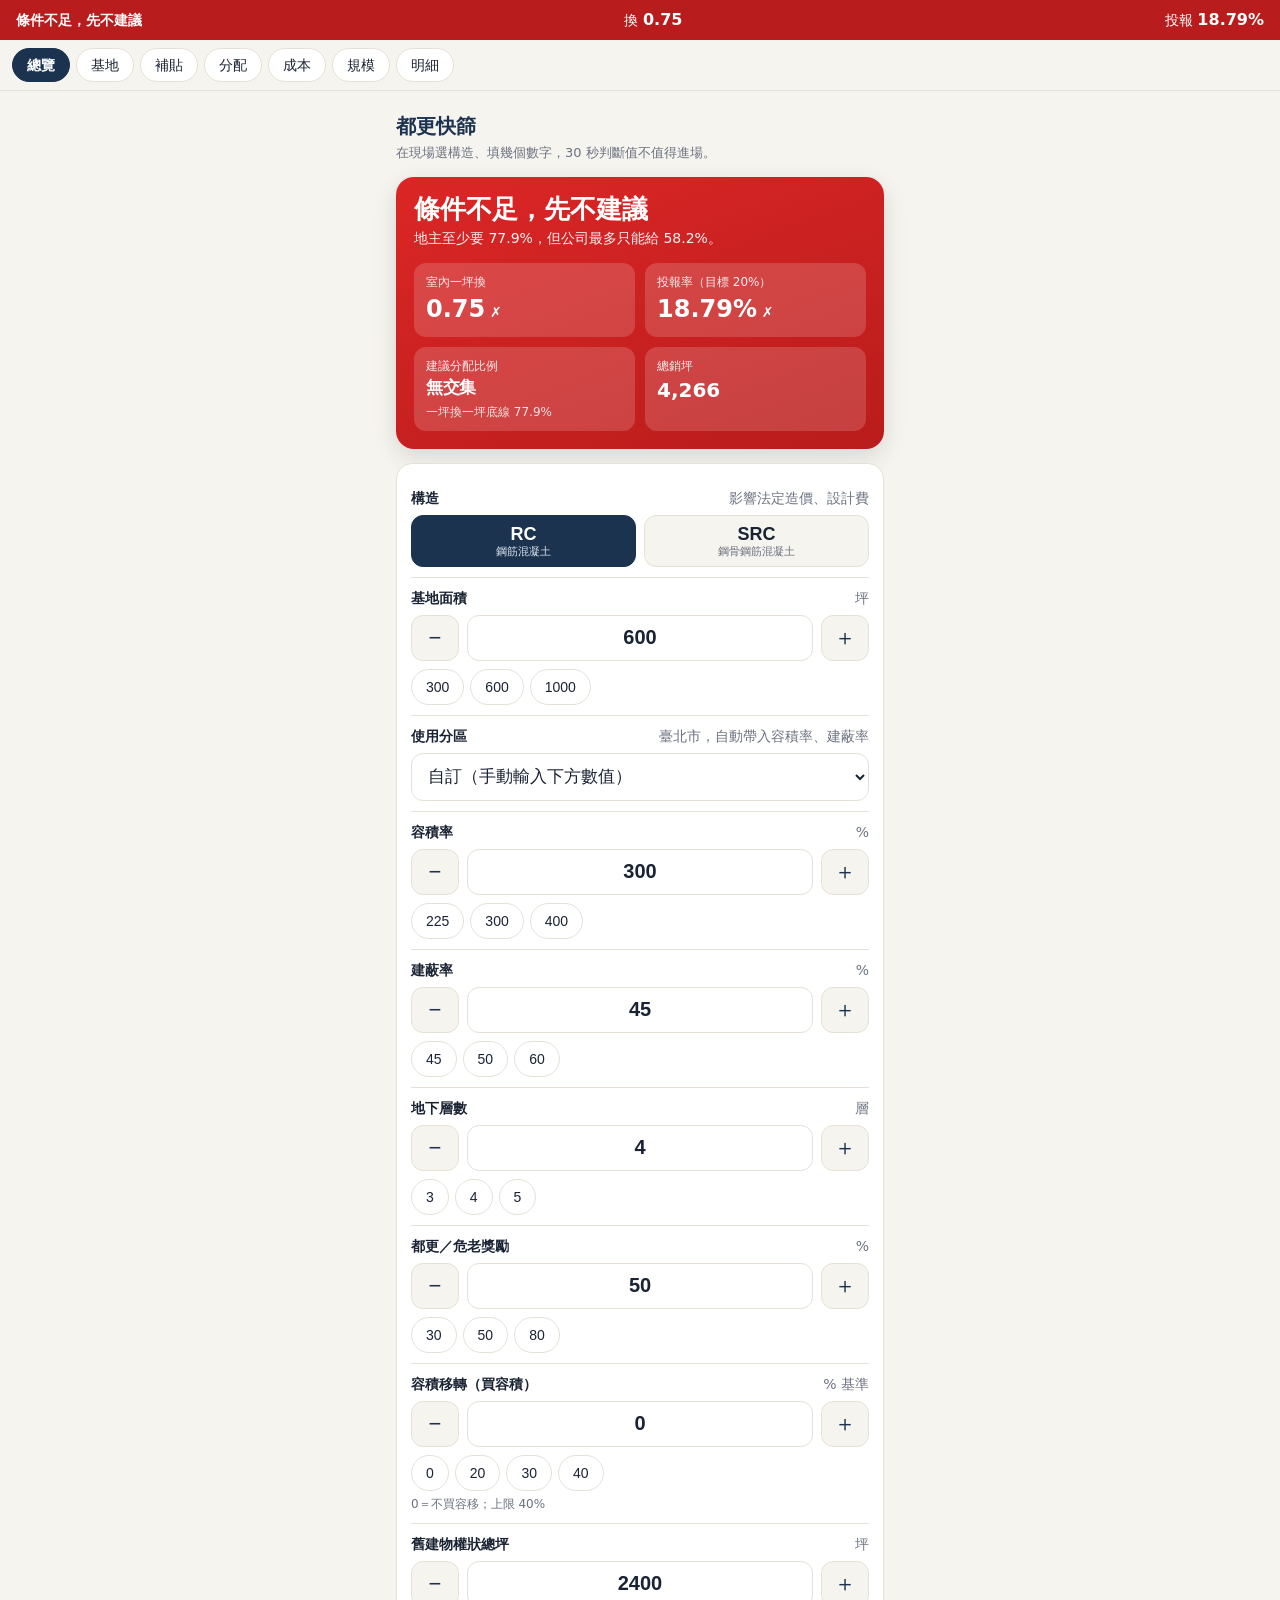
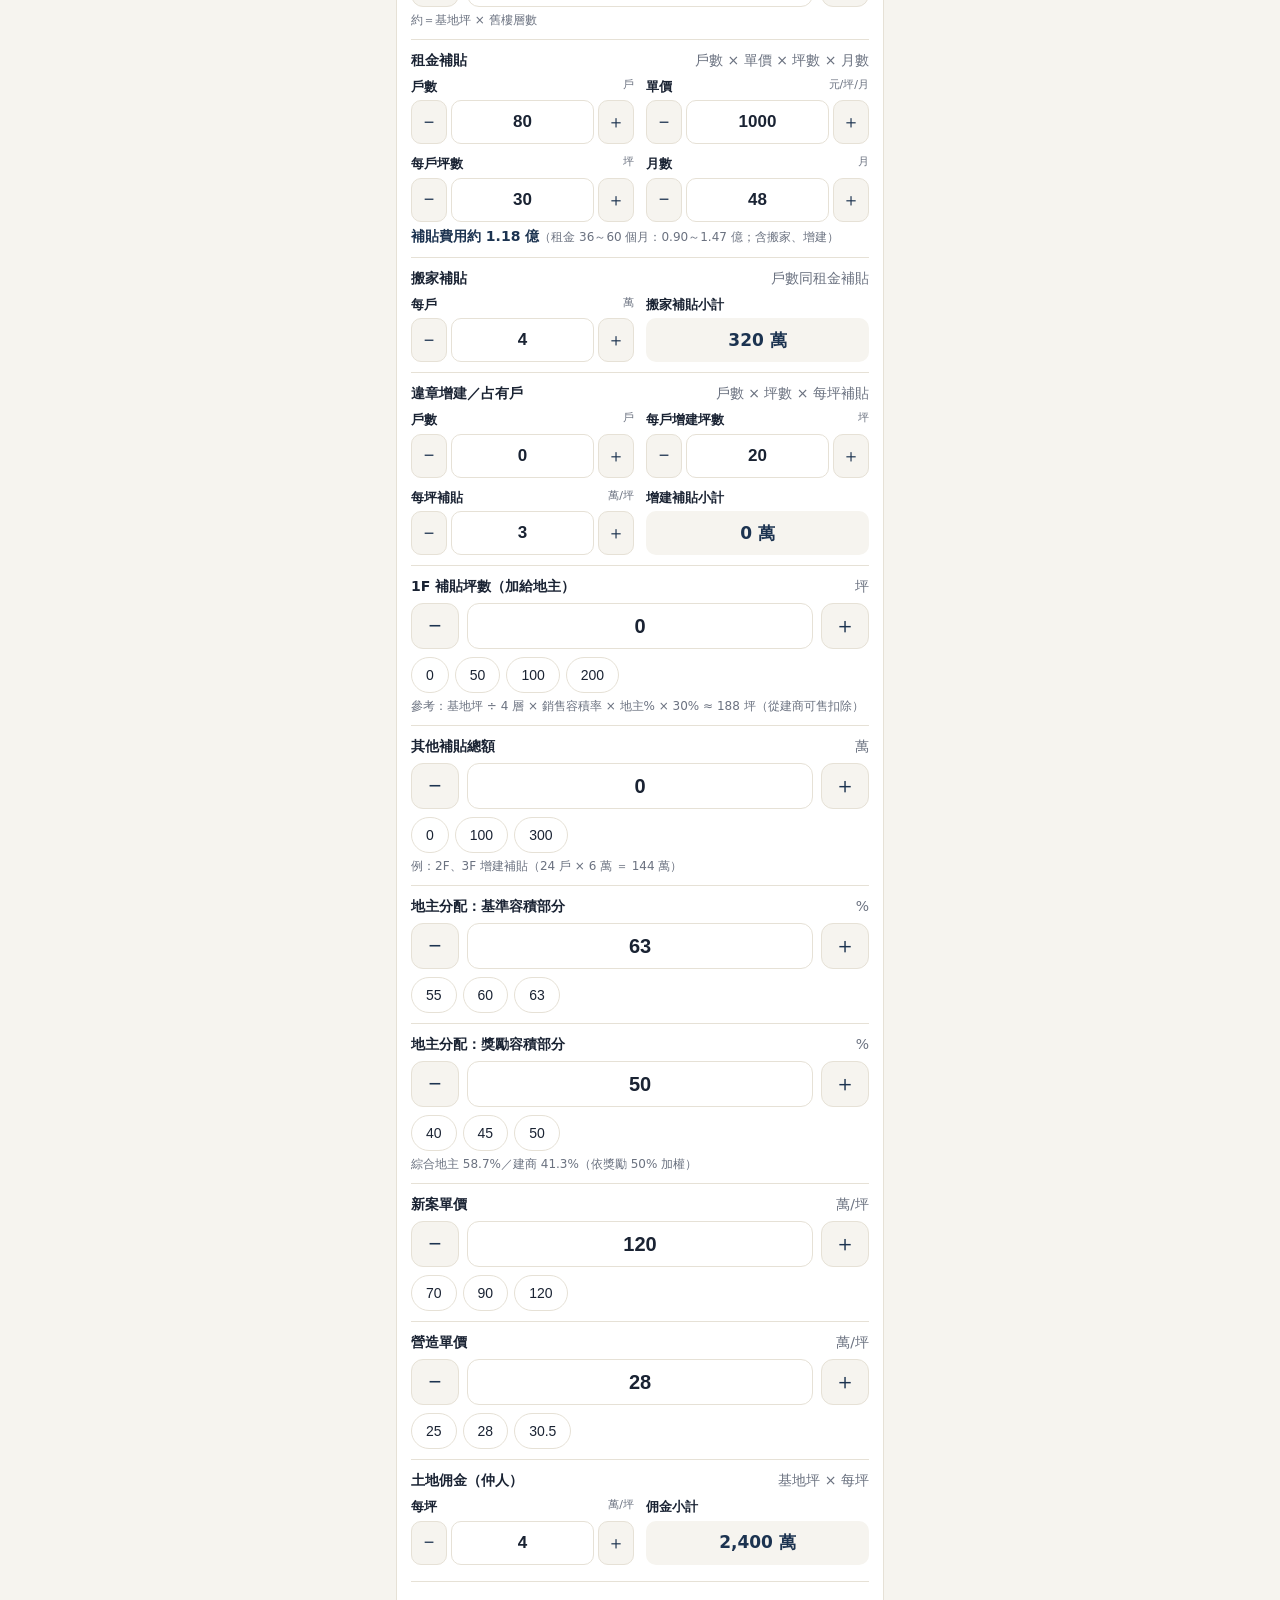
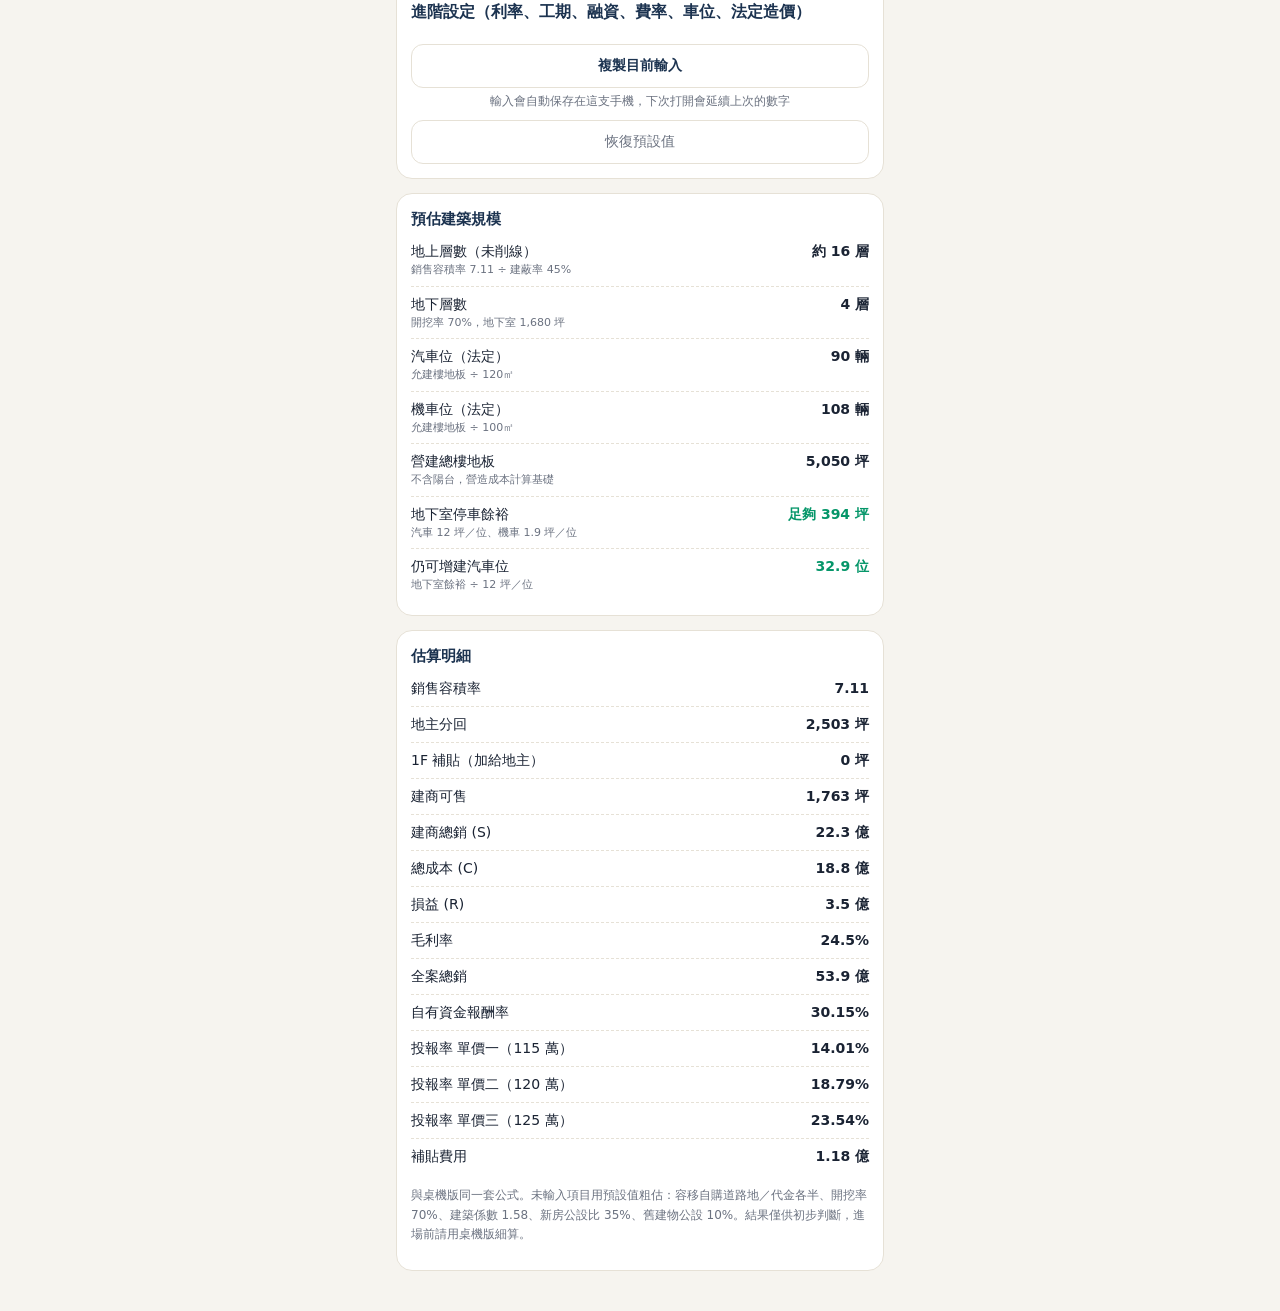
<file: quick/index.html>
<!DOCTYPE html>
<html lang="zh-Hant-TW"><head><meta charset="utf-8">
<meta name="viewport" content="width=device-width,initial-scale=1">
<title>都更快篩</title>
<link rel="apple-touch-icon" href="icon-180.png"><link rel="icon" href="icon-192.png"><link rel="manifest" href="manifest.webmanifest">
<meta name="theme-color" content="#1c3350"><meta name="apple-mobile-web-app-title" content="都更快篩"><meta name="apple-mobile-web-app-capable" content="yes">
<style>
/* VOICE 冷靜、像估價單；IDEA 口袋裡的開發判斷卡；PICTURE 頂端大型判斷燈號卡；COLOUR 白底、深藍主色、綠紅燈號；TYPE Noto Sans TC 四級字；LAYOUT 單欄手機優先 */
:root{color-scheme:light dark;--bg:light-dark(#f6f4ef,#0f1622);--card:light-dark(#fff,#18212f);--ink:light-dark(#1a2333,#e9edf3);--mute:light-dark(#6b7280,#9aa4b2);--line:light-dark(#e6e1d6,#2a3445);--navy:light-dark(#1c3350,#9fb8d9);--go:#059669;--mid:#d97706;--no:#dc2626}
:root[data-theme=light]{color-scheme:light}:root[data-theme=dark]{color-scheme:dark}
*{box-sizing:border-box;min-width:0}
body{margin:0;background:var(--bg);color:var(--ink);font:16px/1.5 "Noto Sans TC","PingFang TC","Microsoft JhengHei",system-ui,sans-serif;overflow-x:clip}
.wrap{max-width:520px;margin:0 auto;padding:16px 16px 40px}
h1{font-size:20px;margin:4px 0 2px;color:var(--navy)}
.sub{color:var(--mute);font-size:13px;margin:0 0 14px}
.verdict{border-radius:18px;padding:18px;color:#fff;box-shadow:0 8px 24px rgb(0 0 0/.12);transition:background .3s}
.verdict.go{background:linear-gradient(160deg,#059669,#047857)}.verdict.mid{background:linear-gradient(160deg,#d97706,#b45309)}.verdict.no{background:linear-gradient(160deg,#dc2626,#b91c1c)}
#vt{font-size:26px;font-weight:800;line-height:1.15}#vs{font-size:14px;opacity:.95;margin-top:4px}
.metrics{display:grid;grid-template-columns:1fr 1fr;gap:10px;margin-top:14px}
.metric{background:rgb(255 255 255/.16);border-radius:12px;padding:10px 12px}
.metric small{display:block;font-size:12px;opacity:.9}.metric b{font-size:24px;font-variant-numeric:tabular-nums}
.metric.bad b::after{content:" ✗";font-size:14px}.metric.ok b::after{content:" ✓";font-size:14px}
.card{background:var(--card);border:1px solid var(--line);border-radius:16px;padding:14px;margin-top:14px}
.field{padding:10px 0;border-bottom:1px solid var(--line)}.field:last-child{border:0}
.field label{display:flex;justify-content:space-between;font-size:14px;font-weight:600;margin-bottom:6px}.field label span{color:var(--mute);font-weight:400}
.stepper{display:grid;grid-template-columns:48px 1fr 48px;gap:8px}
.stepper button{height:46px;border-radius:12px;border:1px solid var(--line);background:var(--bg);color:var(--navy);font-size:22px;cursor:pointer}
.stepper input{height:46px;border-radius:12px;border:1px solid var(--line);background:var(--card);color:var(--ink);text-align:center;font-size:20px;font-weight:700;font-variant-numeric:tabular-nums}
.stepper input:focus,button:focus-visible{outline:2px solid var(--navy);outline-offset:1px}
.chips{display:flex;gap:6px;margin-top:8px;flex-wrap:wrap}.chips button{min-height:36px;padding:0 14px;border-radius:999px;border:1px solid var(--line);background:var(--card);color:var(--ink);font-size:14px;cursor:pointer}
.seg{display:grid;grid-template-columns:1fr 1fr;gap:8px}.seg button{min-height:52px;border-radius:12px;border:1px solid var(--line);background:var(--bg);color:var(--ink);font-size:18px;font-weight:700;cursor:pointer;line-height:1.1}.seg button small{display:block;font-size:11px;font-weight:400;color:var(--mute)}.seg button.on{background:var(--navy);color:light-dark(#fff,#0f1622);border-color:var(--navy)}.seg button.on small{color:light-dark(#dbe4f0,#1c3350)}
.adv{margin-top:6px;border-top:1px solid var(--line);padding-top:8px}.adv summary{min-height:44px;display:flex;align-items:center;font-weight:700;color:var(--navy);cursor:pointer}
.zsel{width:100%;height:48px;border-radius:12px;border:1px solid var(--line);background:var(--card);color:var(--ink);font-size:17px;padding:0 12px}
.cgrid{display:grid;grid-template-columns:1fr 1fr;gap:10px 12px}
.cf label{display:flex;justify-content:space-between;font-size:13px;font-weight:600;margin-bottom:4px}.cf label span{color:var(--mute);font-weight:400;font-size:11px}
.cstep{display:grid;grid-template-columns:36px 1fr 36px;gap:4px}
.cstep button{height:44px;border-radius:10px;border:1px solid var(--line);background:var(--bg);color:var(--navy);font-size:18px;cursor:pointer}
.cstep input{height:44px;border-radius:10px;border:1px solid var(--line);background:var(--card);color:var(--ink);text-align:center;font-size:17px;font-weight:700;font-variant-numeric:tabular-nums;width:100%}
.csum{height:44px;border-radius:10px;background:var(--bg);display:flex;align-items:center;justify-content:center;font-size:17px;font-weight:700;color:var(--navy);font-variant-numeric:tabular-nums}
.mini:not(.show){display:none}
.secnav{display:flex;gap:6px;overflow-x:auto;padding:8px 12px;border-bottom:1px solid var(--line);scrollbar-width:none;background:var(--bg)}.secnav::-webkit-scrollbar{display:none}
.secnav a{flex:none;min-height:34px;display:flex;align-items:center;padding:0 14px;border-radius:999px;border:1px solid var(--line);color:var(--ink);text-decoration:none;font-size:14px;background:var(--card)}
.secnav a.on{background:var(--navy);border-color:var(--navy);color:light-dark(#fff,#0f1622);font-weight:700}
[id^=sec-],#verdict{scroll-margin-top:100px}
.hint b{color:var(--navy);font-size:14px}
.hint{font-size:12px;color:var(--mute);margin-top:4px}
.row{display:flex;justify-content:space-between;padding:7px 0;border-bottom:1px dashed var(--line);font-size:14px}.row:last-child{border:0}.row small{display:block;font-size:11px;color:var(--mute)}.row b{font-variant-numeric:tabular-nums}
h2{font-size:15px;margin:0 0 4px;color:var(--navy)}
.note{font-size:12px;color:var(--mute);margin-top:12px;line-height:1.6}
.reset{margin-top:10px;width:100%;min-height:44px;border-radius:12px;border:1px solid var(--line);background:transparent;color:var(--mute);font-size:14px;cursor:pointer}
.topbar{position:sticky;top:0;z-index:6;background:var(--bg)}
.mini{display:flex;justify-content:space-between;gap:8px;align-items:center;padding:8px 16px;color:#fff;font-size:14px}
.mini.show{transform:none;opacity:1;display:flex}.mini.go{background:#047857}.mini.mid{background:#b45309}.mini.no{background:#b91c1c}.mini b{font-size:16px}#mi-v{font-weight:700}
@media(prefers-reduced-motion:reduce){.verdict{transition:none}}
</style></head><body>
<div class="topbar"><div id="mini" class="mini"><span id="mi-v">—</span><span>換 <b id="mi-s">—</b></span><span>投報 <b id="mi-r">—</b></span></div>
<nav id="secnav" class="secnav">
<a href="#verdict" data-s="verdict">總覽</a><a href="#sec-site" data-s="sec-site">基地</a><a href="#sec-sub" data-s="sec-sub">補貼</a><a href="#sec-ratio" data-s="sec-ratio">分配</a><a href="#sec-cost" data-s="sec-cost">成本</a><a href="#sec-scale" data-s="sec-scale">規模</a><a href="#sec-detail" data-s="sec-detail">明細</a>
</nav></div>
<div class="wrap">
  <h1>都更快篩</h1>
  <p class="sub">在現場選構造、填幾個數字，30 秒判斷值不值得進場。</p>
  <section id="verdict" class="verdict">
    <div id="vt">—</div><div id="vs"></div>
    <div class="metrics">
      <div class="metric"><small>室內一坪換</small><b id="m-swap">—</b></div>
      <div class="metric"><small>投報率（目標 20%）</small><b id="m-roi">—</b></div>
      <div class="metric"><small>建議分配比例</small><b id="m-sweet" style="font-size:17px;white-space:nowrap;letter-spacing:-.3px">—</b><small id="m-floor" style="margin-top:2px;opacity:.85"></small></div>
      <div class="metric"><small>總銷坪</small><b id="m-sales" style="font-size:20px">—</b></div>
    </div>
  </section>
  <section class="card" id="sec-site"><div class="field"><label>構造<span>影響法定造價、設計費</span></label><div id="struct" class="seg"></div></div><div id="fields"></div><details class="adv"><summary>進階設定（利率、工期、融資、費率、車位、法定造價）</summary><div id="adv"></div><button id="saveDef" class="reset" type="button" style="color:var(--navy);font-weight:700">把目前進階設定存成我的預設</button></details><button id="copyIn" class="reset" type="button" style="color:var(--navy);font-weight:700">複製目前輸入</button><p class="hint" style="text-align:center;margin:4px 0 0">輸入會自動保存在這支手機，下次打開會延續上次的數字</p><button id="reset" class="reset" type="button">恢復預設值</button></section>
  <section class="card" id="sec-scale"><h2>預估建築規模</h2><div id="scale"></div></section>
  <section class="card" id="sec-detail"><h2>估算明細</h2><div id="detail"></div>
    <p class="note">與桌機版同一套公式。未輸入項目用預設值粗估：容移自購道路地／代金各半、開挖率 70%、建築係數 1.58、新房公設比 35%、舊建物公設 10%。結果僅供初步判斷，進場前請用桌機版細算。</p>
  </section>
</div>
<script>(()=>{var gt=n=>n.map(([s,i,a,c])=>({struct:s,min:i,max:a,price:c}));var X=[{id:"tp-114-08",name:"114\u5E748\u670820\u65E5\u751F\u6548\uFF08\u8ABF\u9AD84.33%\uFF09",rows:gt([["RB",1,99,8350],["RC",1,5,9660],["RC",6,8,12550],["RC",9,12,14440],["RC",13,15,17320],["RC",16,20,18180],["RC",21,25,19120],["RC",26,30,20070],["RC",31,999,21050],["SRC",1,10,17900],["SRC",11,15,18810],["SRC",16,20,19730],["SRC",21,25,20740],["SRC",26,30,21780],["SRC",31,35,22870],["SRC",36,999,24010],["SC",1,10,21950],["SC",11,15,23050],["SC",16,20,24210],["SC",21,25,25410],["SC",26,30,26680],["SC",31,35,28040],["SC",36,999,29430]])},{id:"tp-112-12",name:"112\u5E7412\u670811\u65E5\u5BE6\u65BD",rows:gt([["RB",1,99,8010],["RC",1,5,9260],["RC",6,8,12030],["RC",9,12,13850],["RC",13,15,16610],["RC",16,20,17430],["RC",21,25,18330],["RC",26,30,19240],["RC",31,999,20180],["SRC",1,10,17160],["SRC",11,15,18030],["SRC",16,20,18920],["SRC",21,25,19880],["SRC",26,30,20880],["SRC",31,35,21930],["SRC",36,999,23020],["SC",1,10,21040],["SC",11,15,22100],["SC",16,20,23210],["SC",21,25,24360],["SC",26,30,25580],["SC",31,35,26880],["SC",36,999,28210]])}];function tt(n,s,i){if(!n)return 0;let a=n.rows.find(c=>c.struct===s&&i>=c.min&&i<=c.max);return a?a.price:0}var I=.3025,o=(n,s=0)=>n===""||n===null||n===void 0||isNaN(+n)?s:+n;function wt(n){let s=(n.parts||[]).filter(a=>o(a.area)>0);if(!s.length)return{far:o(n.far),bcr:o(n.bcr),split:!1};let i=s.reduce((a,c)=>a+o(c.area),0);return{far:s.reduce((a,c)=>a+o(c.area)*o(c.far),0)/i,bcr:s.reduce((a,c)=>a+o(c.area)*o(c.bcr),0)/i,split:!0,partArea:i}}var xt=n=>n.owner==="\u516C"?1:n.owner==="\u516C\u79C1"?o(n.pubPct):0;function Pt(n){let s=n.lots||[],i=0,a=0,c=0,m=0,r=0,t=0,l={};for(let h of s){let y=o(h.area),$=wt(h);i+=y,a+=y*$.far,c+=y*o(h.value),m+=o(h.households),r+=y*xt(h),o(h.floors)>0&&(t+=y/o(h.floors));let F=(h.parts||[]).filter(g=>o(g.area)>0),L=F.length?F.map(g=>({zone:g.zone,area:o(g.area)*(y/$.partArea||1),far:o(g.far)})):[{zone:h.zone,area:y,far:o(h.far)}];for(let g of L){let R=(g.zone||"\u672A\u586B")+"|"+g.far;l[R]=l[R]||{zone:g.zone||"\u672A\u586B",far:g.far,area:0},l[R].area+=g.area}}let d=n.oldBuilding||{},p=i?a/i:0,v=o(n.farOverride,0)>0?o(n.farOverride):p,C=o(d.rightsPing),S=C*(1-o(d.publicRatio,.1));return{area:i,areaPing:i*I,farAuto:p,far:v,avgValue:i?c/i:0,households:m,publicRatio:i?r/i:0,publicArea:r,zoneStats:Object.values(l).sort((h,y)=>y.area-h.area),f1Area:t,f1Ping:t*I,rightsPing:C,oldIndoor:o(d.indoorOverride,0)>0?o(d.indoorOverride):S,indoorAuto:S}}function Ft(n,s){let i=n.area,a=s.area,c=s.far,m=o(i.tdr),r=o(i.urBonus),t=o(i.disaster),l=o(i.otherBonus),d=r+t+l,p=m+d,v=a*c,C=v*m,S=v*(1+p),h=S*o(i.exempt,.15),y=(S+h)*o(i.lobby,5/95),$=S+h+y+o(i.otherArea),F=$*o(i.balcony,.1),L=a*o(i.excav,.7)*o(i.basementFloors,4),g=a*o(i.bcr,.45),R=g*o(i.roofRatio,.125)*o(i.roofFloors,3),O=$+L+R,N=O+F,x=o(i.coef,1.58),M=a*I*c*(1+p)*x,P=c*(1+p)*x,b=$/o(i.carDivisor,120),k=b+o(i.selfCars),D=$/o(i.motorDivisor,100)+o(i.bonusMotors),U=o(i.bcr)?P/o(i.bcr):0;return{A:a,f:c,tdr:m,bonusNonTdr:d,B:p,baseVol:v,tdrVol:C,allowed:S,exempt:h,lobby:y,floorArea:$,balcony:F,basement:L,maxProj:g,roof:R,constrM2:O,constrM2Bal:N,constrPing:O*I,k:x,salesPing:M,salesFar:P,legalCars:b,cars:k,motors:D,estFloors:U}}function Lt(n,s){let i=n.site,a=n.area,c=o(i.roadWidth),m=o(i.setback),r=o(s?.floorsAbove)*o(a.floorHeight,3.3),t=3.6*(c+m),l=5*(c/2+m),d=o(i.aviationLimit);return{h:r,gen:t,ur:l,avi:d,okGen:r<=t,okUr:r<=l,okAvi:d?r<=d:null}}function Et(n){let s=[[300,.08],[1500,.075],[6e3,.0725],[1/0,.07]],i=0,a=0;for(let[c,m]of s)n>a&&(i+=(Math.min(n,c)-a)*m),a=c;return i}function Bt(n){let s=[[1e3,.02],[1e4,.015],[1e5,.005],[1/0,.003]],i=0,a=0;for(let[c,m]of s)n>a&&(i+=(Math.min(n,c)-a)*m),a=c;return i}function Mt(n,s,i){let a=(n.costTables||[]).find(C=>C.id===s.costTableId)||n.costTables?.[0],c=o(s.legalPriceOverride)>0?o(s.legalPriceOverride):tt(a,s.structure,o(s.floorsAbove)),m=c*i.constrM2/1e4,r=Et(m),t=s.design||{},l=m*.007,d=i.constrM2*60/1e4,p=[{key:"struct",name:"\u7D50\u69CB\u8A2D\u8A08\uFF08\u6CD5\u5B9A\u9020\u50F9\xD70.7%\uFF09",amt:l,on:!0,auto:!0},{key:"mep",name:"\u6A5F\u96FB\u8A2D\u8A08\u7C3D\u8B49\uFF08\u6A13\u5730\u677F\u33A1\xD760\u5143\uFF09",amt:d,on:!0,auto:!0},...(t.items||[]).map(C=>({...C,amt:o(C.amt)}))],v=p.filter(C=>C.on).reduce((C,S)=>C+S.amt,0);return{unit:c,autoUnit:tt(a,s.structure,o(s.floorsAbove)),tableName:a?.name,legal:m,arch:r,items:p,related:v,design:r+v,fund:Bt(m)}}function At(n,s){if(n.ratioMode==="A"){let r=o(n.builderShareA,.4);return{L:1-r,g:r,baseL:1-r}}let i=o(n.baseLandowner,.63),a=o(n.bonusLandowner,.5),c=s.bonusNonTdr,m=(i+c*a)/(1+c);return{L:m,g:1-m,baseL:i}}function It(n,s,i,a){let c=n.subsidyRows||[];if(c.some(t=>t.type==="fixed"))return c.filter(t=>t.type==="fixed").map(t=>({name:t.name,ping:o(t.ping)}));let m=c.filter(t=>o(t.areaM2)>0);if(m.length)return m.map(t=>({name:t.name,ping:o(t.areaM2)*I*s.salesFar*a*o(t.ratio)}));let r=n.quick||{};return[{name:"\u7C97\u4F30\uFF08\u672A\u586B\u7D30\u9805\uFF09",ping:s.A*I/o(r.origFloors,4)*s.salesFar*a*o(r.ratio,.3),quick:!0}]}function Ct(n,s,i,a,c,m){let r=s,t=At(r,a),l=m??t.L,d=1-l,p=o(r.tdrCfg?.feedback,.1),v=a.A*I*a.f*a.tdr*a.k,C=v*l,S=v*p,h=C-S,y=It(r,a,i,l),$=y.reduce((E,B)=>E+B.ping,0),F=a.salesPing*l-h+$,L=a.salesPing*d+h-$,g=r.carRule==="base"&&r.ratioMode==="B"?1-o(r.baseLandowner,.63):d,R=a.cars*(a.B?a.tdr/(1+a.B):0),O=R*(1-g)-R*p,N=a.cars*g+O,x=o(r.mechCars),M=Math.max(0,N-x),P=o(r.durationDays,1500)/365,b=o(r.rate,.035),k=o(r.price2,130),D=o(r.priceStep,5),U=[k-D,k,k+D],G=r.tdrCfg||{},Rt=a.tdrVol*I,ot=o(G.selfShare,.5),st=a.tdrVol*i.avgValue*o(G.roadCostRatio,.25)/1e4*ot,it=Math.max(0,(k*o(G.appraisalRatio,.8)-o(r.constructionPrice))*a.k*Rt*(1-ot)),_=st+it+o(r.landPurchase),W=r.demolition||{},at=o(W.households)*o(W.ping)*o(W.unit)*o(W.times,1),rt=(r.rentRows||[]).reduce((E,B)=>E+o(B.households)*o(B.unit)*o(B.ping)*o(B.months),0),Z=r.moving||{},lt=o(Z.households)*o(Z.unit)*o(Z.times,1),ct=(at+rt+lt)/1e4,q=o(r.constructionPrice)*a.constrPing,dt=[{key:"land",name:"\u571F\u5730\uFF0F\u5BB9\u7A4D\u79FB\u8F49\u6210\u672C",amt:_},{key:"comm",name:"\u571F\u5730\u4F63\u91D1",amt:i.areaPing*o(r.commission,4)},{key:"subs",name:"\u88DC\u8CBC\u8CBB\u7528\uFF08\u79DF\u91D1\u30FB\u642C\u9077\u30FB\u62C6\u9077\uFF09",amt:ct},{key:"urfee",name:"\u90FD\u66F4\u8CBB\u7528",amt:i.areaPing*o(r.urFeePerPing,1)},{key:"fund",name:"\u7BA1\u7406\u57FA\u91D1",amt:c.fund},{key:"trust",name:"\u4FE1\u8A17\u8CBB\u7528",amt:i.areaPing*o(r.trustPerPing,1)},{key:"build",name:"\u5EFA\u7BC9\u5DE5\u7A0B",amt:q},{key:"design",name:"\u8A2D\u8A08\u8CBB\uFF08\u5EFA\u7BC9\u5E2B\uFF0B\u76F8\u95DC\u8A2D\u8A08\uFF09",amt:c.design},{key:"lint",name:"\u571F\u5730\u6B3E\u5229\u606F",amt:_*o(r.landCarry,1)*b*(P+.5)},{key:"cint",name:"\u5DE5\u7A0B\u6B3E\u5229\u606F",amt:q*o(r.constLoan,.5)*b*P*o(r.constInterestFactor,1)},{key:"dint",name:"\u4FDD\u8B49\u91D1\u5229\u606F",amt:o(r.deposit)*b*(P+2)/2},...(r.extraCosts||[]).map((E,B)=>({key:"x"+B,name:E.name||"\u5176\u4ED6",amt:o(E.amt)}))],j=dt.reduce((E,B)=>E+B.amt,0),ut=_*o(r.landLoan)+q*o(r.constLoan,.5),mt=q*o(r.mgmtRate,.05),pt=o(r.vat),ft=U.map((E,B)=>{let Y=o(r.carPrice,350)+(B-1)*o(r.carPriceStep,0),z=L*E+M*Y+x*o(r.mechPrice,250),ht=z*o(r.salesFeeRate,.055),H=j+ht+mt+pt,K=z-H,Q=H-ut;return{p:E,cp:Y,S:z,whole:a.salesPing*E+a.cars*Y,gross:z-j,grossRate:z?(z-j)/z:0,salesFee:ht,mgmt:mt,vat:pt,C:H,R:K,roi:H?K/H:0,equity:Q,eqRoi:Q?K/Q:0}}),bt=F*(1-o(r.newPublicRatio,.35)),kt=i.oldIndoor?bt/i.oldIndoor:0;return{L:l,g:d,baseL:t.baseL,subs:y,subsidy:$,takeback:h,tdrTotal:v,tdrLandowner:C,tdrFeedback:S,carTdr:R,landownerPing:F,builderPing:L,builderCars:N,flatCars:M,mech:x,years:P,prices:U,tdrRoad:st,tdrFee:it,landCost:_,demo:at,rent:rt,moving:lt,subsidyCost:ct,construction:q,lines:dt,A:j,loans:ut,tiers:ft,landownerIndoor:bt,swap:kt,roi2:ft[1].roi}}function vt(n,s,i,a){for(let c=0;c<50;c++){let m=(s+i)/2;n(m)===a?i=m:s=m}return(s+i)/2}function Tt(n,s,i,a,c){let m=o(s.targetROI,.2),r=p=>Ct(n,s,i,a,c,p),t=null;r(1).swap>=1&&(t=r(0).swap>=1?0:vt(p=>r(p).swap>=1,0,1,!0));let l=null;r(0).roi2>=m&&(l=r(1).roi2>=m?1:vt(p=>r(p).roi2<m,0,1,!0));let d=t!==null&&l!==null&&t<=l;return{floor:t,ceil:l,ok:d,target:m}}function yt(n,s){let i=Pt(n),a=Ft(n,i),c=Mt(n,s,a),m=Ct(n,s,i,a,c),r=Tt(n,s,i,a,c),t=Lt(n,s);return{cad:i,ar:a,fe:c,inv:m,sw:r,hc:t}}var Ot=n=>`${n.structure} \u5730\u4E3B\u57FA\u6E96${+((n.baseLandowner||0)*100).toFixed(2)}/\u734E\u52F5${+((n.bonusLandowner||0)*100).toFixed(2)}`,et=()=>Math.random().toString(36).slice(2,10)+Date.now().toString(36).slice(-4);var zt=()=>[{key:"fire",name:"\u6D88\u9632\u9810\u5BE9\uFF08\u4E2D\u7E7C\u6C34\u7BB1\uFF09",amt:200,on:!0},{key:"facade",name:"\u5916\u89C0\u7ACB\u9762\u8A2D\u8A08",amt:1e3,on:!0},{key:"evac",name:"\u9632\u706B\u907F\u96E3\u5BE9\u67E5",amt:200,on:!0},{key:"wind",name:"\u7D50\u69CB\u98A8\u6D1E\u8A66\u9A57",amt:0,on:!1},{key:"env",name:"\u74B0\u8A55\u53CA\u884C\u4EBA\u98A8\u5834",amt:0,on:!1},{key:"traffic",name:"\u4EA4\u901A\u5F71\u97FF\u8A55\u4F30",amt:0,on:!1}];function nt(n={}){return{id:et(),name:"\u65B0\u65B9\u6848",structure:"RC",floorsAbove:21,costTableId:X[0].id,legalPriceOverride:"",ratioMode:"B",builderShareA:.4,baseLandowner:.63,bonusLandowner:.5,subsidyMode:"quick",quick:{origFloors:4,ratio:.3},subsidyRows:[{id:"r1",name:"\u81E8\u8DEF\u5E97\u9762 1F",areaM2:"",ratio:.3},{id:"r2",name:"\u5DF7\u5F04\u4F4F\u5BB6 1F",areaM2:"",ratio:.1}],constructionPrice:28,durationDays:1500,landCarry:1,landLoan:0,constLoan:.5,constInterestFactor:1,rate:.035,deposit:0,carRule:"combined",price2:130,priceStep:5,carPrice:350,mechCars:0,mechPrice:250,tdrCfg:{selfShare:.5,roadCostRatio:.25,appraisalRatio:.8,feedback:.1},landPurchase:0,commission:4,urFeePerPing:1,trustPerPing:1,demolition:{households:18,ping:20,unit:5e4,times:1},rentRows:[],moving:{households:0,unit:4e4,times:1},design:{items:zt()},extraCosts:[],salesFeeRate:.055,mgmtRate:.05,vat:0,targetROI:.2,newPublicRatio:.35,...n}}function St(n={}){let s=nt();return s.name=Ot(s),{id:et(),name:"\u65B0\u5C08\u6848",updatedAt:Date.now(),site:{address:"",roads:"",roadWidth:8,setback:0,aviationLimit:"",investType:"\u90FD\u66F4\u5354\u8B70\u5408\u5EFA",mrt:"",notes:""},images:{},lots:[{id:et(),lotNo:"",zone:"",area:"",far:"",bcr:"",value:"",owner:"\u79C1",floors:4,households:""}],oldBuilding:{rightsPing:"",publicRatio:.1,indoorOverride:""},farOverride:"",area:{bcr:.45,tdr:0,urBonus:.5,disaster:0,otherBonus:0,coef:1.58,exempt:.15,lobby:5/95,otherArea:0,balcony:.1,excav:.7,basementFloors:4,roofRatio:.125,roofFloors:3,carDivisor:120,motorDivisor:100,selfCars:0,bonusMotors:0,floorHeight:3.3},costTables:JSON.parse(JSON.stringify(X)),schemes:[s],activeSchemeId:s.id,...n}}var u=n=>document.getElementById(n),J=[["\u4F4F\u4E00",60,30],["\u4F4F\u4E8C",120,35],["\u4F4F\u4E8C\u4E4B\u4E00",160,35],["\u4F4F\u4E8C\u4E4B\u4E8C",225,35],["\u4F4F\u4E09",225,45],["\u4F4F\u4E09\u4E4B\u4E00",300,45],["\u4F4F\u4E09\u4E4B\u4E8C",400,45],["\u4F4F\u56DB",300,50],["\u4F4F\u56DB\u4E4B\u4E00",400,50],["\u5546\u4E00",360,55],["\u5546\u4E8C",630,65],["\u5546\u4E09",560,65],["\u5546\u56DB",800,75]],A=[{id:"ping",label:"\u57FA\u5730\u9762\u7A4D",unit:"\u576A",def:600,step:10,chips:[300,600,1e3]},{id:"far",label:"\u5BB9\u7A4D\u7387",unit:"%",def:300,step:5,chips:[225,300,400]},{id:"bcr",label:"\u5EFA\u853D\u7387",unit:"%",def:45,step:5,chips:[45,50,60]},{id:"bf",label:"\u5730\u4E0B\u5C64\u6578",unit:"\u5C64",def:4,step:1,chips:[3,4,5]},{id:"bonus",label:"\u90FD\u66F4\uFF0F\u5371\u8001\u734E\u52F5",unit:"%",def:50,step:5,chips:[30,50,80]},{id:"tdr",label:"\u5BB9\u7A4D\u79FB\u8F49\uFF08\u8CB7\u5BB9\u7A4D\uFF09",unit:"% \u57FA\u6E96",def:0,step:1,chips:[0,20,30,40],hint:"0\uFF1D\u4E0D\u8CB7\u5BB9\u79FB\uFF1B\u4E0A\u9650 40%"},{id:"fb",label:"\u5BB9\u79FB\u56DE\u994B\u5730\u4E3B",unit:"%",def:10,step:5,chips:[10,20,30],tdrOnly:!0},{id:"valM2",label:"\u516C\u544A\u73FE\u503C\uFF08\u5BB9\u79FB\u6210\u672C\u7528\uFF09",unit:"\u5143/\u33A1",def:3e5,step:1e3,chips:[2e5,3e5,45e4],tdrOnly:!0,hint:"val"},{id:"old",label:"\u820A\u5EFA\u7269\u6B0A\u72C0\u7E3D\u576A",unit:"\u576A",def:2400,step:10,hint:"\u7D04\uFF1D\u57FA\u5730\u576A \xD7 \u820A\u6A13\u5C64\u6578"},{id:"hh",label:"\u6236\u6578",unit:"\u6236",def:80,step:1,chips:[40,80,120],grp:"rent"},{id:"rentU",label:"\u55AE\u50F9",unit:"\u5143/\u576A/\u6708",def:1e3,step:50,chips:[800,1e3,1500],grp:"rent"},{id:"rentP",label:"\u6BCF\u6236\u576A\u6578",unit:"\u576A",def:30,step:1,chips:[25,30,35],grp:"rent"},{id:"months",label:"\u6708\u6578",unit:"\u6708",def:48,step:6,chips:[36,48,60],grp:"rent"},{id:"move",label:"\u6BCF\u6236",unit:"\u842C",def:4,step:.5,grp:"move"},{id:"ill",label:"\u6236\u6578",unit:"\u6236",def:0,step:1,grp:"ill"},{id:"illPing",label:"\u6BCF\u6236\u589E\u5EFA\u576A\u6578",unit:"\u576A",def:20,step:1,grp:"ill"},{id:"illUnit",label:"\u6BCF\u576A\u88DC\u8CBC",unit:"\u842C/\u576A",def:3,step:.5,grp:"ill"},{id:"f1",label:"1F \u88DC\u8CBC\u576A\u6578\uFF08\u52A0\u7D66\u5730\u4E3B\uFF09",unit:"\u576A",def:0,step:5,chips:[0,50,100,200],hint:"f1ref"},{id:"otherSub",label:"\u5176\u4ED6\u88DC\u8CBC\u7E3D\u984D",unit:"\u842C",def:0,step:10,chips:[0,100,300],hint:"\u4F8B\uFF1A2F\u30013F \u589E\u5EFA\u88DC\u8CBC\uFF0824 \u6236 \xD7 6 \u842C \uFF1D 144 \u842C\uFF09"},{id:"lb",label:"\u5730\u4E3B\u5206\u914D\uFF1A\u57FA\u6E96\u5BB9\u7A4D\u90E8\u5206",unit:"%",def:63,step:1,chips:[55,60,63]},{id:"lr",label:"\u5730\u4E3B\u5206\u914D\uFF1A\u734E\u52F5\u5BB9\u7A4D\u90E8\u5206",unit:"%",def:50,step:1,chips:[40,45,50],hint:"comb"},{id:"price",label:"\u65B0\u6848\u55AE\u50F9",unit:"\u842C/\u576A",def:120,step:1,chips:[70,90,120]},{id:"cost",label:"\u71DF\u9020\u55AE\u50F9",unit:"\u842C/\u576A",def:28,step:.5,chips:[25,28,30.5]},{id:"comm",label:"\u6BCF\u576A",unit:"\u842C/\u576A",def:4,step:.5,grp:"comm"},{id:"rate",label:"\u9280\u884C\u5229\u7387",unit:"%",def:2.5,step:.25,chips:[2.5,3,3.5],adv:!0},{id:"cif",label:"\u5DE5\u7A0B\u6B3E\u5E73\u5747\u52D5\u7528\u6BD4\u4F8B",unit:"%",def:100,step:10,chips:[100,50],adv:!0,hint:"\u516C\u53F8\u9810\u8A2D 100%\uFF08\u4E0D \xF72\uFF09\uFF1B\u4EE5\u5E73\u5747\u52D5\u7528\u4E00\u534A\u4F30\u6642\u586B 50%"},{id:"carP",label:"\u8ECA\u4F4D\u55AE\u50F9",unit:"\u842C/\u500B",def:300,step:10,chips:[250,300,350],adv:!0},{id:"carStep",label:"\u8ECA\u4F4D\u55AE\u50F9\u7D1A\u8DDD\uFF08\u55AE\u50F9\u4E00\uFF0F\u4E09\uFF09",unit:"\xB1 \u842C",def:20,step:10,chips:[0,20,50],adv:!0},{id:"selfCars",label:"\u81EA\u8A2D\u6C7D\u8ECA\u4F4D\uFF08\u6CD5\u5B9A\u4EE5\u5916\uFF09",unit:"\u8F1B",def:0,step:1,chips:[0,20,30],adv:!0},{id:"dur",label:"\u5DE5\u671F",unit:"\u5929",def:1500,step:30,chips:[1200,1500,1800],adv:!0},{id:"cl",label:"\u71DF\u5EFA\u878D\u8CC7\u6BD4\u7387",unit:"%",def:50,step:5,chips:[40,50,60],adv:!0},{id:"urFee",label:"\u90FD\u66F4\u8CBB\u7528",unit:"\u842C/\u576A",def:1,step:.5,chips:[.5,1,1.5],adv:!0},{id:"trust",label:"\u4FE1\u8A17\u8CBB\u7528",unit:"\u842C/\u576A",def:1,step:.5,chips:[.5,1,1.5],adv:!0},{id:"sfee",label:"\u92B7\u552E\u8CBB\u7387",unit:"%",def:5.5,step:.5,chips:[4,5,5.5],adv:!0},{id:"mfee",label:"\u7BA1\u7406\u8CBB\u7387\uFF08\xD7 \u5EFA\u7BC9\u5DE5\u7A0B\uFF09",unit:"%",def:5,step:.5,chips:[3,5],adv:!0},{id:"pstep",label:"\u55AE\u50F9\u7D1A\u8DDD\uFF08\u55AE\u50F9\u4E00\uFF0F\u4E09\uFF09",unit:"\xB1 \u842C",def:5,step:1,chips:[3,5,10],adv:!0},{id:"legal",label:"\u6CD5\u5B9A\u9020\u50F9",unit:"\u5143/\u33A1",def:0,step:100,chips:["\u81EA\u52D5"],adv:!0,hint:"legal"}],e={},V={};try{V=JSON.parse(localStorage.getItem("urp-quick-def")||"{}")}catch{}var $t=0;try{e=JSON.parse(localStorage.getItem("urp-quick")||"{}")}catch{}A.forEach(n=>{V[n.id]!==void 0&&(n.def=V[n.id]),e[n.id]===void 0&&(e[n.id]=n.def)});e.struct||(e.struct="RC");e.cifV!==2&&(e.cif=100,e.cifV=2);function Nt(){let n=e.ping/.3025,s=St();s.lots=[{id:"q",lotNo:"Q",area:n,far:e.far/100,bcr:e.bcr/100,value:e.valM2,owner:"\u79C1",floors:4,households:0}],s.area.tdr=e.tdr/100,s.area.bcr=e.bcr/100,s.area.basementFloors=e.bf,s.area.selfCars=e.selfCars,s.oldBuilding={rightsPing:e.old,publicRatio:.1,indoorOverride:""},s.area.urBonus=e.bonus/100;let i=e.hh,a=Math.max(1,Math.ceil(e.far/100*(1+(e.bonus+e.tdr)/100)*1.58/(e.bcr/100))),c=nt({floorsAbove:a,ratioMode:"B",baseLandowner:e.lb/100,bonusLandowner:e.lr/100,tdrCfg:{selfShare:.5,roadCostRatio:.25,appraisalRatio:.8,feedback:e.fb/100},price2:e.price,constructionPrice:e.cost,structure:e.struct,commission:e.comm,rate:e.rate/100,constInterestFactor:e.cif/100,durationDays:e.dur,constLoan:e.cl/100,urFeePerPing:e.urFee,trustPerPing:e.trust,salesFeeRate:e.sfee/100,mgmtRate:e.mfee/100,priceStep:e.pstep,carPriceStep:e.carStep,carPrice:e.carP,legalPriceOverride:e.legal||"",subsidyRows:[{id:"f1",name:"1F \u88DC\u8CBC",type:"fixed",ping:e.f1}],demolition:{households:e.ill,ping:e.illPing,unit:e.illUnit*1e4,times:1},extraCosts:e.otherSub?[{name:"\u5176\u4ED6\u88DC\u8CBC",amt:e.otherSub}]:[],rentRows:[{id:"r",name:"\u79DF\u91D1",households:i,unit:e.rentU,ping:e.rentP,months:e.months}],moving:{households:i,unit:e.move*1e4,times:1}});return s.schemes=[c],s.activeSchemeId=c.id,yt(s,c)}var f=(n,s=0)=>isFinite(n)?n.toLocaleString("zh-TW",{maximumFractionDigits:s,minimumFractionDigits:s}):"\u2014",w=(n,s=1)=>n===null||!isFinite(n)?"\u2014":(n*100).toFixed(s)+"%";function T(){try{localStorage.setItem("urp-quick",JSON.stringify(e))}catch{}if(window._syncZone&&window._syncZone(),!(e.ping>0&&e.far>0))return;let{ar:n,inv:s,sw:i,fe:a}=Nt();if($t=a.unit,document.getElementById("legal")){let b=u("legal");b&&!e.legal&&document.activeElement!==b&&(b.value="",b.placeholder=`\u81EA\u52D5 ${f(a.unit)}`);let k=b.closest(".field").querySelector("#legal-h");k&&(k.textContent=e.legal?`\u624B\u52D5\u6307\u5B9A\uFF1B\u67E5\u8868\u503C\u70BA ${f(a.autoUnit)} \u5143/\u33A1\uFF08\u9EDE\u300C\u81EA\u52D5\u300D\u6062\u5FA9\uFF09`:`\u81EA\u52D5\u67E5\u8868\uFF1A${e.struct} ${Math.ceil(n.estFloors)} \u5C64 \u2192 ${f(a.unit)} \u5143/\u33A1\uFF08\u81FA\u5317\u5E02 114 \u5E74 8 \u6708\u9020\u50F9\u8868\uFF09`)}let m=e.ill*e.illPing*e.illUnit,r=b=>(e.hh*e.rentU*e.rentP*b/1e4+e.hh*e.move+m+(e.otherSub||0))/1e4,t=document.getElementById("commSum");t&&(t.textContent=`${f(e.ping*e.comm)} \u842C`);let l=document.getElementById("moveSum");l&&(l.textContent=`${f(e.hh*e.move)} \u842C`);let d=document.getElementById("illSum");d&&(d.textContent=`${f(m)} \u842C`);let p=null;p&&(p.innerHTML=`\u589E\u5EFA\u88DC\u8CBC ${e.ill} \u6236 \xD7 ${e.illPing} \u576A \xD7 ${e.illUnit} \u842C \uFF1D ${f(m)} \u842C<br><b>\u88DC\u8CBC\u8CBB\u7528\u7D04 ${f(r(e.months),2)} \u5104</b>\uFF08\u79DF\u91D1 36\uFF5E60 \u500B\u6708\uFF1A${f(r(36),2)}\uFF5E${f(r(60),2)} \u5104\uFF1B\u542B\u642C\u5BB6\u3001\u589E\u5EFA\uFF09`);let v=document.getElementById("val");v&&(v.textContent=`\u8DDF\u5730\u653F\u96F2\u4E00\u6A23\u586B\u300C\u5143/\u33A1\u300D\uFF1B\uFF1D ${f(e.valM2/.3025/1e4,2)} \u842C/\u576A`);let C=document.getElementById("f1ref");C&&(C.textContent=`\u53C3\u8003\uFF1A\u57FA\u5730\u576A \xF7 4 \u5C64 \xD7 \u92B7\u552E\u5BB9\u7A4D\u7387 \xD7 \u5730\u4E3B% \xD7 30% \u2248 ${f(e.ping/4*n.salesFar*s.L*.3)} \u576A\uFF08\u5F9E\u5EFA\u5546\u53EF\u552E\u6263\u9664\uFF09`);let S=document.getElementById("comb");S&&(S.textContent=`\u7D9C\u5408\u5730\u4E3B ${w(s.L)}\uFF0F\u5EFA\u5546 ${w(s.g)}\uFF08\u4F9D\u734E\u52F5 ${e.bonus}% \u52A0\u6B0A\uFF09`),document.querySelectorAll(".ill-only").forEach(b=>{b.style.display=e.ill>0?"":"none"});let h=document.getElementById("sub2");h&&(h.innerHTML=`<b>\u88DC\u8CBC\u8CBB\u7528\u7D04 ${f(r(e.months),2)} \u5104</b>\uFF08\u79DF\u91D1 36\uFF5E60 \u500B\u6708\uFF1A${f(r(36),2)}\uFF5E${f(r(60),2)} \u5104\uFF1B\u542B\u642C\u5BB6\u3001\u589E\u5EFA\uFF09`),document.querySelectorAll(".tdr-only").forEach(b=>{b.style.display=e.tdr>0?"":"none"});let y=s.swap>=1,$=s.roi2>=.2,F=i.ok?[Math.max(i.floor,i.ceil-.03),i.ceil]:null,L,g,R;y&&$?(L="go",g="\u503C\u5F97\u6DF1\u5165\u8A55\u4F30",R="\u5730\u4E3B\u5BA4\u5167\u4E00\u576A\u63DB\u4E00\u576A\uFF0C\u516C\u53F8\u6295\u5831\u4E5F\u5B88\u5F97\u4F4F\u3002"):i.ok?(L="mid",g="\u8ABF\u6574\u5206\u914D\u6BD4\u53EF\u4EE5\u505A",R=`\u5EFA\u8B70\u5730\u4E3B\u5206\u914D ${w(F[0])}\uFF5E${w(F[1])}\uFF08\u516C\u53F8\u5B88\u4F4F 20% \u7684\u4E0A\u9650\u5F80\u4E0B 3%\uFF09\uFF0C\u76EE\u524D ${w(s.L)}\u3002`):(L="no",g="\u689D\u4EF6\u4E0D\u8DB3\uFF0C\u5148\u4E0D\u5EFA\u8B70",R=i.floor===null?"\u518D\u591A\u5206\u7D66\u5730\u4E3B\u4E5F\u63DB\u4E0D\u56DE\u4E00\u576A\u63DB\u4E00\u576A\u3002":i.ceil===null?"\u55AE\u50F9\u6216\u734E\u52F5\u592A\u4F4E\uFF0C\u516C\u53F8\u6295\u5831\u5B88\u4E0D\u4F4F 20%\u3002":`\u5730\u4E3B\u81F3\u5C11\u8981 ${w(i.floor)}\uFF0C\u4F46\u516C\u53F8\u6700\u591A\u53EA\u80FD\u7D66 ${w(i.ceil)}\u3002`);let O=u("verdict");O.className="verdict "+L,u("vt").textContent=g,u("vs").textContent=R;let N=u("mini");N.className="mini show "+L,u("mi-v").textContent=g,u("mi-s").textContent=s.swap?s.swap.toFixed(2):"\u2014",u("mi-r").textContent=w(s.roi2,2),u("m-swap").textContent=s.swap?s.swap.toFixed(2):"\u2014",u("m-swap").parentElement.className="metric "+(y?"ok":"bad"),u("m-roi").textContent=w(s.roi2,2),u("m-roi").parentElement.className="metric "+($?"ok":"bad"),u("m-sweet").textContent=i.ok?`${w(F[0],1)}\uFF5E${w(F[1],1)}`:"\u7121\u4EA4\u96C6",u("m-floor").textContent=i.floor===null?"":`\u4E00\u576A\u63DB\u4E00\u576A\u5E95\u7DDA ${w(i.floor)}`,u("m-sales").textContent=f(n.salesPing);let x=s.tiers[1],M=n.cars*12+n.motors*1.9,P=n.basement*.3025;u("scale").innerHTML=[["\u5730\u4E0A\u5C64\u6578\uFF08\u672A\u524A\u7DDA\uFF09",`\u7D04 ${Math.ceil(n.estFloors)} \u5C64`,`\u92B7\u552E\u5BB9\u7A4D\u7387 ${n.salesFar.toFixed(2)} \xF7 \u5EFA\u853D\u7387 ${e.bcr}%`],["\u5730\u4E0B\u5C64\u6578",`${e.bf} \u5C64`,`\u958B\u6316\u7387 70%\uFF0C\u5730\u4E0B\u5BA4 ${f(P)} \u576A`],["\u6C7D\u8ECA\u4F4D\uFF08\u6CD5\u5B9A\uFF09",`${f(n.cars)} \u8F1B`,"\u5141\u5EFA\u6A13\u5730\u677F \xF7 120\u33A1"],["\u6A5F\u8ECA\u4F4D\uFF08\u6CD5\u5B9A\uFF09",`${f(n.motors)} \u8F1B`,"\u5141\u5EFA\u6A13\u5730\u677F \xF7 100\u33A1"],["\u71DF\u5EFA\u7E3D\u6A13\u5730\u677F",`${f(n.constrPing)} \u576A`,"\u4E0D\u542B\u967D\u53F0\uFF0C\u71DF\u9020\u6210\u672C\u8A08\u7B97\u57FA\u790E"]].map(([b,k,D])=>`<div class="row"><span>${b}<small>${D}</small></span><b>${k}</b></div>`).join("")+`<div class="row"><span>\u5730\u4E0B\u5BA4\u505C\u8ECA\u9918\u88D5<small>\u6C7D\u8ECA 12 \u576A\uFF0F\u4F4D\u3001\u6A5F\u8ECA 1.9 \u576A\uFF0F\u4F4D</small></span><b style="color:${P>=M?"var(--go)":"var(--no)"}">${P>=M?"\u8DB3\u5920":"\u4E0D\u8DB3"} ${f(P-M)} \u576A</b></div><div class="row"><span>\u4ECD\u53EF\u589E\u5EFA\u6C7D\u8ECA\u4F4D<small>\u5730\u4E0B\u5BA4\u9918\u88D5 \xF7 12 \u576A\uFF0F\u4F4D</small></span><b style="color:${P>=M?"var(--go)":"var(--no)"}">${f((P-M)/12,1)} \u4F4D</b></div>`,u("detail").innerHTML=[["\u92B7\u552E\u5BB9\u7A4D\u7387",n.salesFar.toFixed(2)],["\u5730\u4E3B\u5206\u56DE",f(s.landownerPing-s.subsidy)+" \u576A"],["1F \u88DC\u8CBC\uFF08\u52A0\u7D66\u5730\u4E3B\uFF09",f(s.subsidy)+" \u576A"],["\u5EFA\u5546\u53EF\u552E",f(s.builderPing)+" \u576A"],["\u5EFA\u5546\u7E3D\u92B7 (S)",f(x.S/1e4,1)+" \u5104"],["\u7E3D\u6210\u672C (C)",f(x.C/1e4,1)+" \u5104"],["\u640D\u76CA (R)",f(x.R/1e4,1)+" \u5104"],["\u6BDB\u5229\u7387",w(x.grossRate)],["\u5168\u6848\u7E3D\u92B7",f(x.whole/1e4,1)+" \u5104"],["\u81EA\u6709\u8CC7\u91D1\u5831\u916C\u7387",w(x.eqRoi,2)],...s.tiers.map((b,k)=>[`\u6295\u5831\u7387 \u55AE\u50F9${["\u4E00","\u4E8C","\u4E09"][k]}\uFF08${b.p} \u842C\uFF09`,w(b.roi,2)]),["\u88DC\u8CBC\u8CBB\u7528",f((s.subsidyCost+(e.otherSub||0))/1e4,2)+" \u5104"],...e.tdr>0?[["\u5BB9\u79FB\u7E3D\u92B7\u576A",f(s.tdrTotal)+" \u576A"],["\u56DE\u994B\u5730\u4E3B",f(s.tdrFeedback)+" \u576A"],["\u5BB9\u79FB\u6210\u672C",f(s.landCost/1e4,2)+" \u5104"]]:[]].map(([b,k])=>`<div class="row"><span>${b}</span><b>${k}</b></div>`).join("")}function Dt(){u("struct").innerHTML=["RC","SRC"].map(t=>`<button type="button" data-s="${t}" class="${e.struct===t?"on":""}">${t}<small>${t==="RC"?"\u92FC\u7B4B\u6DF7\u51DD\u571F":"\u92FC\u9AA8\u92FC\u7B4B\u6DF7\u51DD\u571F"}</small></button>`).join(""),u("struct").addEventListener("click",t=>{let l=t.target.closest("button");if(!l)return;let d=e.struct;e.struct=l.dataset.s,d==="RC"&&e.struct==="SRC"&&e.cost===28&&(e.cost=30.5),d==="SRC"&&e.struct==="RC"&&e.cost===30.5&&(e.cost=28),u("cost").value=e.cost,[...u("struct").children].forEach(p=>p.classList.toggle("on",p.dataset.s===e.struct)),T()});let n=t=>`
    <div class="field${t.tdrOnly?" tdr-only":""}${t.illOnly?" ill-only":""}">
      <label for="${t.id}">${t.label}<span>${t.unit}</span></label>
      <div class="stepper">
        <button type="button" data-d="-1" data-k="${t.id}" aria-label="\u6E1B\u5C11">\u2212</button>
        <input id="${t.id}" inputmode="decimal" value="${t.id==="legal"&&!e.legal?"":e[t.id]}" placeholder="${t.id==="legal"?"\u81EA\u52D5\u67E5\u8868":""}">
        <button type="button" data-d="1" data-k="${t.id}" aria-label="\u589E\u52A0">\uFF0B</button>
      </div>
      ${t.chips?`<div class="chips">${t.chips.map(l=>`<button type="button" data-k="${t.id}" data-v="${l}">${l}</button>`).join("")}</div>`:""}
      ${t.hint==="comb"?'<div class="hint" id="comb"></div>':t.hint==="sub"?'<div class="hint" id="sub"></div>':t.hint==="sub2"?'<div class="hint" id="sub2"></div>':t.hint==="f1ref"?'<div class="hint" id="f1ref"></div>':t.hint==="val"?'<div class="hint" id="val"></div>':t.hint==="legal"?'<div class="hint" id="legal-h"></div>':t.hint?`<div class="hint">${t.hint}</div>`:""}
    </div>`,s=t=>`
    <div class="cf">
      <label for="${t.id}">${t.label.replace("\uFF08\u79DF\u91D1\u30FB\u642C\u9077\uFF09","")}<span>${t.unit}</span></label>
      <div class="cstep">
        <button type="button" data-d="-1" data-k="${t.id}" aria-label="\u6E1B\u5C11">\u2212</button>
        <input id="${t.id}" inputmode="decimal" value="${e[t.id]}">
        <button type="button" data-d="1" data-k="${t.id}" aria-label="\u589E\u52A0">\uFF0B</button>
      </div>
    </div>`,i=[];A.filter(t=>!t.adv).forEach(t=>{t.grp==="rent"?t.id==="hh"&&i.push(`<div class="field"><label>\u79DF\u91D1\u88DC\u8CBC<span>\u6236\u6578 \xD7 \u55AE\u50F9 \xD7 \u576A\u6578 \xD7 \u6708\u6578</span></label><div class="cgrid">${A.filter(l=>l.grp==="rent").map(s).join("")}</div><div class="hint" id="sub2"></div></div>`):t.grp==="comm"?i.push(`<div class="field"><label>\u571F\u5730\u4F63\u91D1\uFF08\u4EF2\u4EBA\uFF09<span>\u57FA\u5730\u576A \xD7 \u6BCF\u576A</span></label><div class="cgrid">${s(t)}<div class="cf"><label>\u4F63\u91D1\u5C0F\u8A08</label><div class="csum" id="commSum">\u2014</div></div></div></div>`):t.grp==="move"?i.push(`<div class="field"><label>\u642C\u5BB6\u88DC\u8CBC<span>\u6236\u6578\u540C\u79DF\u91D1\u88DC\u8CBC</span></label><div class="cgrid">${s(t)}<div class="cf"><label>\u642C\u5BB6\u88DC\u8CBC\u5C0F\u8A08</label><div class="csum" id="moveSum">\u2014</div></div></div></div>`):t.grp==="ill"?t.id==="ill"&&i.push(`<div class="field"><label>\u9055\u7AE0\u589E\u5EFA\uFF0F\u5360\u6709\u6236<span>\u6236\u6578 \xD7 \u576A\u6578 \xD7 \u6BCF\u576A\u88DC\u8CBC</span></label><div class="cgrid">${A.filter(l=>l.grp==="ill").map(s).join("")}<div class="cf"><label>\u589E\u5EFA\u88DC\u8CBC\u5C0F\u8A08</label><div class="csum" id="illSum">\u2014</div></div></div></div>`):i.push(n(t))}),u("fields").innerHTML=i.join("");let a=(t,l)=>{let d=document.getElementById(t)?.closest(".field");d&&(d.id=l)};a("old","sec-sub"),a("lb","sec-ratio"),a("cost","sec-cost");let c=document.createElement("div");c.className="field",c.innerHTML=`<label for="zone">\u4F7F\u7528\u5206\u5340<span>\u81FA\u5317\u5E02\uFF0C\u81EA\u52D5\u5E36\u5165\u5BB9\u7A4D\u7387\u3001\u5EFA\u853D\u7387</span></label>
    <select id="zone" class="zsel"><option value="">\u81EA\u8A02\uFF08\u624B\u52D5\u8F38\u5165\u4E0B\u65B9\u6578\u503C\uFF09</option>${J.map(([t,l,d])=>`<option value="${t}">${t}\uFF08\u5BB9\u7A4D ${l}%\uFF0F\u5EFA\u853D ${d}%\uFF09</option>`).join("")}</select>`,u("fields").insertBefore(c,u("far").closest(".field"));let m=()=>{let t=J.find(([,l,d])=>l===e.far&&d===e.bcr&&!!e.zone);u("zone").value=e.zone&&J.some(l=>l[0]===e.zone&&l[1]===e.far&&l[2]===e.bcr)?e.zone:""};u("zone").addEventListener("change",t=>{let l=J.find(d=>d[0]===t.target.value);e.zone=t.target.value,l&&(e.far=l[1],e.bcr=l[2],u("far").value=e.far,u("bcr").value=e.bcr),T()}),window._syncZone=m,m(),u("adv").innerHTML=A.filter(t=>t.adv).map(n).join(""),A.forEach(t=>{u(t.id).addEventListener("input",l=>{if(t.id==="legal"&&l.target.value.trim()===""){e.legal=0,T();return}let d=parseFloat(l.target.value.replace(/,/g,""));isNaN(d)||(e[t.id]=d,T())})});let r=t=>{let l=t.target.closest("button");if(!l)return;let d=A.find(p=>p.id===l.dataset.k);if(d){if(l.dataset.v==="\u81EA\u52D5"){e[d.id]=0,u(d.id).value="",T();return}l.dataset.v?e[d.id]=+l.dataset.v:d.id==="legal"&&!e.legal?e.legal=$t:e[d.id]=Math.max(0,+(e[d.id]+d.step*+l.dataset.d).toFixed(2)),u(d.id).value=e[d.id],T()}};u("fields").addEventListener("click",r),u("adv").addEventListener("click",r),u("saveDef").addEventListener("click",()=>{A.filter(t=>t.adv).forEach(t=>{V[t.id]=e[t.id],t.def=e[t.id]});try{localStorage.setItem("urp-quick-def",JSON.stringify(V))}catch{}u("saveDef").textContent="\u5DF2\u5B58\u6210\u9810\u8A2D\uFF01\u4E4B\u5F8C\u300C\u6062\u5FA9\u9810\u8A2D\u503C\u300D\u6703\u7528\u9019\u7D44",setTimeout(()=>{u("saveDef").textContent="\u628A\u76EE\u524D\u9032\u968E\u8A2D\u5B9A\u5B58\u6210\u6211\u7684\u9810\u8A2D"},3e3)}),u("copyIn").addEventListener("click",async()=>{let l=["\u3010\u90FD\u66F4\u5FEB\u7BE9\u8F38\u5165\u3011",`\u69CB\u9020\uFF1A${e.struct}`,`\u4F7F\u7528\u5206\u5340\uFF1A${e.zone||"\u81EA\u8A02"}`].concat(A.map(p=>`${p.grp==="rent"?"\u79DF\u91D1\u88DC\u8CBC":p.grp==="ill"?"\u9055\u7AE0\u589E\u5EFA":p.grp==="move"?"\u642C\u5BB6\u88DC\u8CBC":p.grp==="comm"?"\u571F\u5730\u4F63\u91D1":""}${p.label}\uFF1A${p.id==="legal"&&!e.legal?"\u81EA\u52D5":e[p.id]} ${p.unit}`)).concat(["\u3010\u7D50\u679C\u3011",`\u5224\u65B7\uFF1A${u("vt").textContent}`,`\u4E00\u576A\u63DB\uFF1A${u("m-swap").textContent}`,`\u6295\u5831\u7387\uFF1A${u("m-roi").textContent}`,`\u5EFA\u8B70\u5206\u914D\u6BD4\u4F8B\uFF1A${u("m-sweet").textContent}`]).join(`
`),d=u("copyIn");try{await navigator.clipboard.writeText(l),d.textContent="\u5DF2\u8907\u88FD\uFF01\u53EF\u8CBC\u5230 LINE\u3001\u8A18\u4E8B\u672C\u6216\u50B3\u7D66\u540C\u4E8B"}catch{let v=document.createElement("textarea");v.value=l,v.style.cssText="width:100%;height:200px;margin-top:8px",d.after(v),v.select(),d.textContent="\u8ACB\u9577\u6309\u4E0B\u65B9\u6587\u5B57\u5168\u9078\u8907\u88FD"}setTimeout(()=>{d.textContent="\u8907\u88FD\u76EE\u524D\u8F38\u5165"},3e3)}),u("reset").addEventListener("click",()=>{A.forEach(t=>{e[t.id]=t.def,u(t.id).value=t.def}),e.struct="RC",e.zone="",[...u("struct").children].forEach(t=>t.classList.toggle("on",t.dataset.s==="RC")),T()})}Dt();T();u("mini").classList.add("show");{let n=[...document.querySelectorAll("#secnav a")],s=n.map(t=>document.getElementById(t.dataset.s)).filter(Boolean),i=u("secnav"),a="",c=t=>{t!==a&&(a=t,n.forEach(l=>{let d=l.dataset.s===t;l.classList.toggle("on",d),d&&i.scrollTo({left:l.offsetLeft-(i.clientWidth-l.offsetWidth)/2,behavior:"auto"})}))},m=()=>{let t=document.querySelector(".topbar").getBoundingClientRect().height+80,l=s[0].id;for(let d of s)d.getBoundingClientRect().top-t<=0&&(l=d.id);window.innerHeight+scrollY>=document.body.scrollHeight-4&&(l=s[s.length-1].id),c(l)},r=!1;addEventListener("scroll",()=>{r||(r=!0,requestAnimationFrame(()=>{r=!1,m()}))},{passive:!0}),m(),n.forEach(t=>t.addEventListener("click",l=>{l.preventDefault();let d=document.getElementById(t.dataset.s);if(d){let p=d.closest("details");p&&(p.open=!0);let v=d.getBoundingClientRect().top+scrollY-document.querySelector(".topbar").offsetHeight-8;scrollTo({top:v,behavior:matchMedia("(prefers-reduced-motion: reduce)").matches?"auto":"smooth"})}}))}})();
</script>
</body></html>
</file>
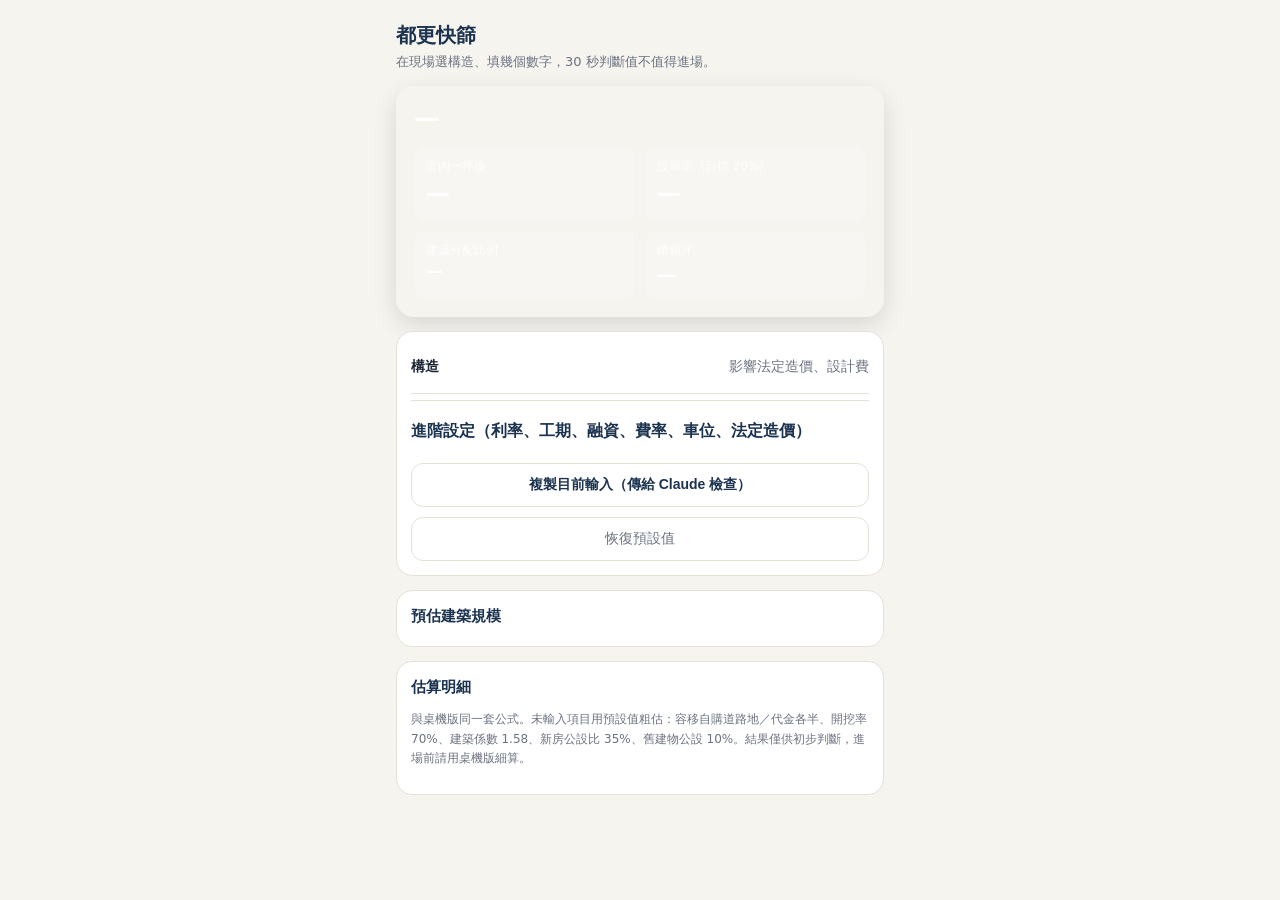
<file: source/quick/page.html>
<!DOCTYPE html>
<html lang="zh-Hant-TW"><head><meta charset="utf-8">
<meta name="viewport" content="width=device-width,initial-scale=1">
<title>都更快篩</title>
<style>
/* VOICE 冷靜、像估價單；IDEA 口袋裡的開發判斷卡；PICTURE 頂端大型判斷燈號卡；COLOUR 白底、深藍主色、綠紅燈號；TYPE Noto Sans TC 四級字；LAYOUT 單欄手機優先 */
:root{color-scheme:light dark;--bg:light-dark(#f6f4ef,#0f1622);--card:light-dark(#fff,#18212f);--ink:light-dark(#1a2333,#e9edf3);--mute:light-dark(#6b7280,#9aa4b2);--line:light-dark(#e6e1d6,#2a3445);--navy:light-dark(#1c3350,#9fb8d9);--go:#059669;--mid:#d97706;--no:#dc2626}
:root[data-theme=light]{color-scheme:light}:root[data-theme=dark]{color-scheme:dark}
*{box-sizing:border-box;min-width:0}
body{margin:0;background:var(--bg);color:var(--ink);font:16px/1.5 "Noto Sans TC","PingFang TC","Microsoft JhengHei",system-ui,sans-serif;overflow-x:clip}
.wrap{max-width:520px;margin:0 auto;padding:16px 16px 40px}
h1{font-size:20px;margin:4px 0 2px;color:var(--navy)}
.sub{color:var(--mute);font-size:13px;margin:0 0 14px}
.verdict{border-radius:18px;padding:18px;color:#fff;box-shadow:0 8px 24px rgb(0 0 0/.12);transition:background .3s}
.verdict.go{background:linear-gradient(160deg,#059669,#047857)}.verdict.mid{background:linear-gradient(160deg,#d97706,#b45309)}.verdict.no{background:linear-gradient(160deg,#dc2626,#b91c1c)}
#vt{font-size:26px;font-weight:800;line-height:1.15}#vs{font-size:14px;opacity:.95;margin-top:4px}
.metrics{display:grid;grid-template-columns:1fr 1fr;gap:10px;margin-top:14px}
.metric{background:rgb(255 255 255/.16);border-radius:12px;padding:10px 12px}
.metric small{display:block;font-size:12px;opacity:.9}.metric b{font-size:24px;font-variant-numeric:tabular-nums}
.metric.bad b::after{content:" ✗";font-size:14px}.metric.ok b::after{content:" ✓";font-size:14px}
.card{background:var(--card);border:1px solid var(--line);border-radius:16px;padding:14px;margin-top:14px}
.field{padding:10px 0;border-bottom:1px solid var(--line)}.field:last-child{border:0}
.field label{display:flex;justify-content:space-between;font-size:14px;font-weight:600;margin-bottom:6px}.field label span{color:var(--mute);font-weight:400}
.stepper{display:grid;grid-template-columns:48px 1fr 48px;gap:8px}
.stepper button{height:46px;border-radius:12px;border:1px solid var(--line);background:var(--bg);color:var(--navy);font-size:22px;cursor:pointer}
.stepper input{height:46px;border-radius:12px;border:1px solid var(--line);background:var(--card);color:var(--ink);text-align:center;font-size:20px;font-weight:700;font-variant-numeric:tabular-nums}
.stepper input:focus,button:focus-visible{outline:2px solid var(--navy);outline-offset:1px}
.chips{display:flex;gap:6px;margin-top:8px;flex-wrap:wrap}.chips button{min-height:36px;padding:0 14px;border-radius:999px;border:1px solid var(--line);background:var(--card);color:var(--ink);font-size:14px;cursor:pointer}
.seg{display:grid;grid-template-columns:1fr 1fr;gap:8px}.seg button{min-height:52px;border-radius:12px;border:1px solid var(--line);background:var(--bg);color:var(--ink);font-size:18px;font-weight:700;cursor:pointer;line-height:1.1}.seg button small{display:block;font-size:11px;font-weight:400;color:var(--mute)}.seg button.on{background:var(--navy);color:light-dark(#fff,#0f1622);border-color:var(--navy)}.seg button.on small{color:light-dark(#dbe4f0,#1c3350)}
.adv{margin-top:6px;border-top:1px solid var(--line);padding-top:8px}.adv summary{min-height:44px;display:flex;align-items:center;font-weight:700;color:var(--navy);cursor:pointer}
.zsel{width:100%;height:48px;border-radius:12px;border:1px solid var(--line);background:var(--card);color:var(--ink);font-size:17px;padding:0 12px}
.cgrid{display:grid;grid-template-columns:1fr 1fr;gap:10px 12px}
.cf label{display:flex;justify-content:space-between;font-size:13px;font-weight:600;margin-bottom:4px}.cf label span{color:var(--mute);font-weight:400;font-size:11px}
.cstep{display:grid;grid-template-columns:36px 1fr 36px;gap:4px}
.cstep button{height:44px;border-radius:10px;border:1px solid var(--line);background:var(--bg);color:var(--navy);font-size:18px;cursor:pointer}
.cstep input{height:44px;border-radius:10px;border:1px solid var(--line);background:var(--card);color:var(--ink);text-align:center;font-size:17px;font-weight:700;font-variant-numeric:tabular-nums;width:100%}
.csum{height:44px;border-radius:10px;background:var(--bg);display:flex;align-items:center;justify-content:center;font-size:17px;font-weight:700;color:var(--navy);font-variant-numeric:tabular-nums}
.hint b{color:var(--navy);font-size:14px}
.hint{font-size:12px;color:var(--mute);margin-top:4px}
.row{display:flex;justify-content:space-between;padding:7px 0;border-bottom:1px dashed var(--line);font-size:14px}.row:last-child{border:0}.row small{display:block;font-size:11px;color:var(--mute)}.row b{font-variant-numeric:tabular-nums}
h2{font-size:15px;margin:0 0 4px;color:var(--navy)}
.note{font-size:12px;color:var(--mute);margin-top:12px;line-height:1.6}
.reset{margin-top:10px;width:100%;min-height:44px;border-radius:12px;border:1px solid var(--line);background:transparent;color:var(--mute);font-size:14px;cursor:pointer}
.mini{position:sticky;top:0;z-index:5;display:flex;justify-content:space-between;gap:8px;align-items:center;padding:10px 16px;color:#fff;font-size:14px;transform:translateY(-100%);opacity:0;transition:.2s;margin-bottom:-44px}
.mini.show{transform:none;opacity:1}.mini.go{background:#047857}.mini.mid{background:#b45309}.mini.no{background:#b91c1c}.mini b{font-size:16px}#mi-v{font-weight:700}
@media(prefers-reduced-motion:reduce){.verdict{transition:none}}
</style></head><body>
<div id="mini" class="mini"><span id="mi-v">—</span><span>換 <b id="mi-s">—</b></span><span>投報 <b id="mi-r">—</b></span></div>
<div class="wrap">
  <h1>都更快篩</h1>
  <p class="sub">在現場選構造、填幾個數字，30 秒判斷值不值得進場。</p>
  <section id="verdict" class="verdict">
    <div id="vt">—</div><div id="vs"></div>
    <div class="metrics">
      <div class="metric"><small>室內一坪換</small><b id="m-swap">—</b></div>
      <div class="metric"><small>投報率（目標 20%）</small><b id="m-roi">—</b></div>
      <div class="metric"><small>建議分配比例</small><b id="m-sweet" style="font-size:17px;white-space:nowrap;letter-spacing:-.3px">—</b><small id="m-floor" style="margin-top:2px;opacity:.85"></small></div>
      <div class="metric"><small>總銷坪</small><b id="m-sales" style="font-size:20px">—</b></div>
    </div>
  </section>
  <section class="card"><div class="field"><label>構造<span>影響法定造價、設計費</span></label><div id="struct" class="seg"></div></div><div id="fields"></div><details class="adv"><summary>進階設定（利率、工期、融資、費率、車位、法定造價）</summary><div id="adv"></div><button id="saveDef" class="reset" type="button" style="color:var(--navy);font-weight:700">把目前進階設定存成我的預設</button></details><button id="copyIn" class="reset" type="button" style="color:var(--navy);font-weight:700">複製目前輸入（傳給 Claude 檢查）</button><button id="reset" class="reset" type="button">恢復預設值</button></section>
  <section class="card"><h2>預估建築規模</h2><div id="scale"></div></section>
  <section class="card"><h2>估算明細</h2><div id="detail"></div>
    <p class="note">與桌機版同一套公式。未輸入項目用預設值粗估：容移自購道路地／代金各半、開挖率 70%、建築係數 1.58、新房公設比 35%、舊建物公設 10%。結果僅供初步判斷，進場前請用桌機版細算。</p>
  </section>
</div>
<script>/*APP*/</script>
</body></html>
</file>
